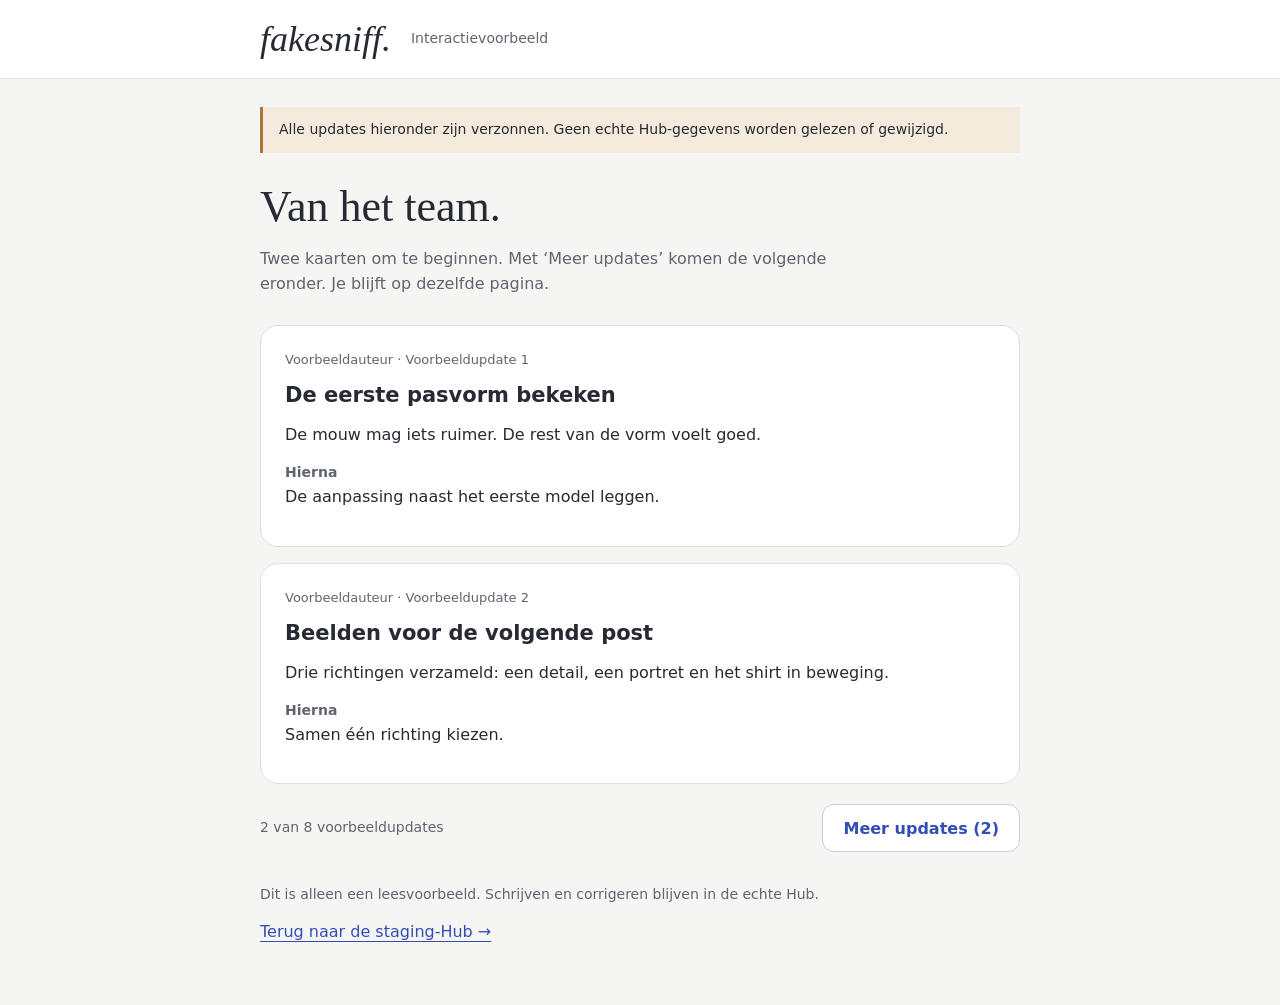
<file: hub-more-demo.html>
<!doctype html>
<html lang="nl">
<head>
  <meta charset="utf-8">
  <meta name="viewport" content="width=device-width, initial-scale=1">
  <meta http-equiv="Content-Security-Policy" content="default-src 'none'; script-src 'self'; style-src 'self'; connect-src 'none'; img-src 'none'; base-uri 'none'; form-action 'none'">
  <meta name="robots" content="noindex,nofollow">
  <title>Fakesniff — Meer updates, voorbeeld</title>
  <link rel="stylesheet" href="hub-more-demo.css">
  <script type="module" src="hub-more-demo.js"></script>
</head>
<body>
  <header><a href="hub.html#home" class="brand">fakesniff.</a><span>Interactievoorbeeld</span></header>
  <main>
    <p class="notice">Alle updates hieronder zijn verzonnen. Geen echte Hub-gegevens worden gelezen of gewijzigd.</p>
    <h1>Van het team.</h1>
    <p class="intro">Twee kaarten om te beginnen. Met ‘Meer updates’ komen de volgende eronder. Je blijft op dezelfde pagina.</p>
    <div id="sample-updates">
      <article><p class="meta">Voorbeeldauteur · Voorbeeldupdate 1</p><h2>De eerste pasvorm bekeken</h2><p>De mouw mag iets ruimer. De rest van de vorm voelt goed.</p><p><strong>Hierna</strong><br>De aanpassing naast het eerste model leggen.</p></article>
      <article><p class="meta">Voorbeeldauteur · Voorbeeldupdate 2</p><h2>Beelden voor de volgende post</h2><p>Drie richtingen verzameld: een detail, een portret en het shirt in beweging.</p><p><strong>Hierna</strong><br>Samen één richting kiezen.</p></article>
      <article hidden><p class="meta">Voorbeeldauteur · Voorbeeldupdate 3</p><h2>Een zin die blijft hangen</h2><p>De kortste versie leest beter. De extra uitleg kan weg.</p><p><strong>Hierna</strong><br>Bekijken hoe de regel op de borst valt.</p></article>
      <article hidden><p class="meta">Voorbeeldauteur · Voorbeeldupdate 4</p><h2>Nieuwe stofstalen</h2><p>Twee gewichten naast elkaar gelegd. De zwaardere stof houdt de vorm beter.</p><p><strong>Hierna</strong><br>Ook na het wassen vergelijken.</p></article>
      <article hidden><p class="meta">Voorbeeldauteur · Voorbeeldupdate 5</p><h2>Een rustiger label</h2><p>Minder tekst en iets meer ruimte rond het merk.</p><p><strong>Hierna</strong><br>Op ware grootte printen en bekijken.</p></article>
      <article hidden><p class="meta">Voorbeeldauteur · Voorbeeldupdate 6</p><h2>De verpakking geprobeerd</h2><p>Het shirt past zonder extra vouw. Het kaartje blijft op zijn plek.</p><p><strong>Hierna</strong><br>De kleine maat op dezelfde manier testen.</p></article>
      <article hidden><p class="meta">Voorbeeldauteur · Voorbeeldupdate 7</p><h2>Een nieuwe uitsnede</h2><p>Het detailbeeld werkt ook zonder het hele shirt in beeld.</p><p><strong>Hierna</strong><br>De twee uitsneden in de serie vergelijken.</p></article>
      <article hidden><p class="meta">Voorbeeldauteur · Voorbeeldupdate 8</p><h2>Klaar voor de volgende ronde</h2><p>De vragen staan bij elkaar en de voorbeelden zijn compleet.</p><p><strong>Hierna</strong><br>Samen bekijken wat nog aandacht nodig heeft.</p></article>
    </div>
    <div class="more-row"><span id="sample-count"></span><button id="sample-more" type="button" aria-controls="sample-updates">Meer updates (2)</button></div>
    <p class="footnote">Dit is alleen een leesvoorbeeld. Schrijven en corrigeren blijven in de echte Hub.</p>
    <a href="hub.html#home">Terug naar de staging-Hub →</a>
  </main>
</body>
</html>
</file>
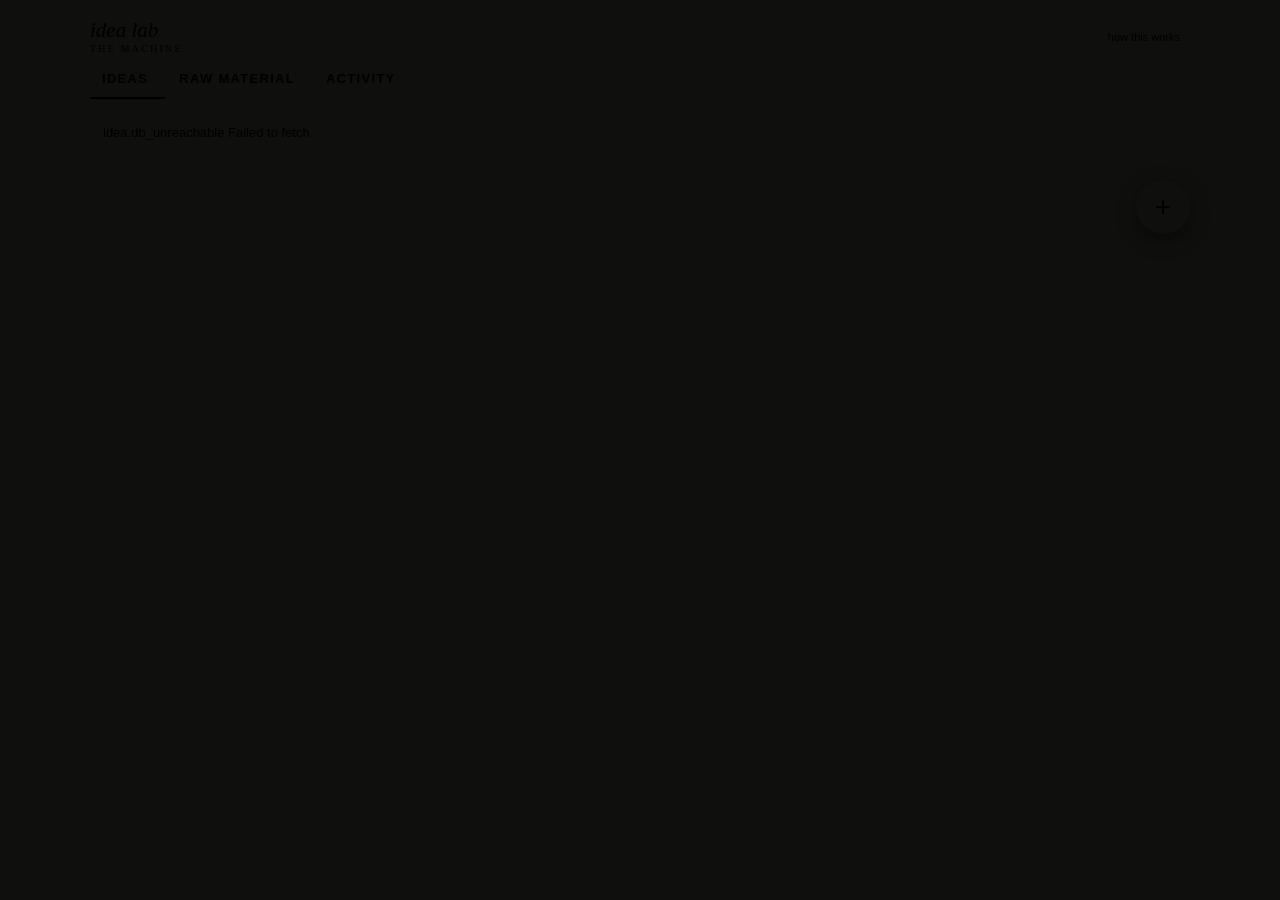
<file: ilab-standalone.html>
<!doctype html>
<!-- Claude — dev harness to verify the Idea Lab module standalone. Not part of the hub. -->
<html lang="en">
<head>
<meta charset="utf-8">
<meta name="viewport" content="width=device-width, initial-scale=1">
<title>idea lab — standalone test</title>
<style>
  body{margin:0;background:#0f0f0e;font-family:-apple-system,BlinkMacSystemFont,"Segoe UI",Roboto,Arial,sans-serif}
  #root{max-width:1100px;margin:0 auto;padding:20px}
</style>
</head>
<body>
  <div id="root"></div>
  <script type="module">
    import { mount } from "./hub-idea-lab.js";
    // no ctx → standalone mode against the current tables
    try { localStorage.setItem("fs_who", "Salman"); } catch {}
    mount(document.getElementById("root"));
  </script>
</body>
</html>
</file>
<file: hub-more-demo.css>
* { box-sizing: border-box; }
[hidden] { display: none !important; }
body { margin: 0; background: #f5f5f3; color: #272933; font: 16px/1.55 system-ui, sans-serif; }
header { display: flex; align-items: center; flex-wrap: wrap; gap: 20px; padding: 18px max(20px, calc((100% - 760px) / 2)); border-bottom: 1px solid #dedfdf; background: #fff; }
header span { font-size: 14px; color: #60646e; }
a { color: #334db7; text-underline-offset: 4px; }
.brand { color: #272933; font: italic 36px Georgia, serif; text-decoration: none; }
main { max-width: 800px; margin: auto; padding: 28px 20px 60px; }
.notice { border-left: 3px solid #ad7835; background: #f4ebdc; padding: 12px 16px; margin: 0 0 30px; font-size: 14px; }
h1 { font: 44px/1.1 Georgia, serif; margin: 0 0 16px; }
.intro { color: #60646e; max-width: 620px; margin: 0 0 28px; }
article { background: #fff; border: 1px solid #dedfdf; border-radius: 18px; padding: 24px; margin-bottom: 16px; overflow-wrap: anywhere; }
article h2 { font-size: 21px; line-height: 1.3; margin: 0 0 14px; }
article p { margin: 12px 0; }
article .meta { font-size: 13px; color: #60646e; margin-top: 0; }
article strong { font-size: 14px; color: #60646e; }
.more-row { display: flex; align-items: center; flex-wrap: wrap; gap: 12px; margin-top: 20px; }
.more-row span { font-size: 14px; color: #60646e; }
button { margin-left: auto; min-height: 48px; padding: 12px 20px; border: 1px solid #c9ccd3; border-radius: 12px; background: #fff; color: #334db7; font: 600 16px system-ui, sans-serif; cursor: pointer; }
:focus-visible { outline: 3px solid #334db7; outline-offset: 3px; }
.footnote { margin-top: 32px; color: #60646e; font-size: 14px; }
@media (max-width: 440px) { h1 { font-size: 36px; } article { padding: 20px; } }
</file>
